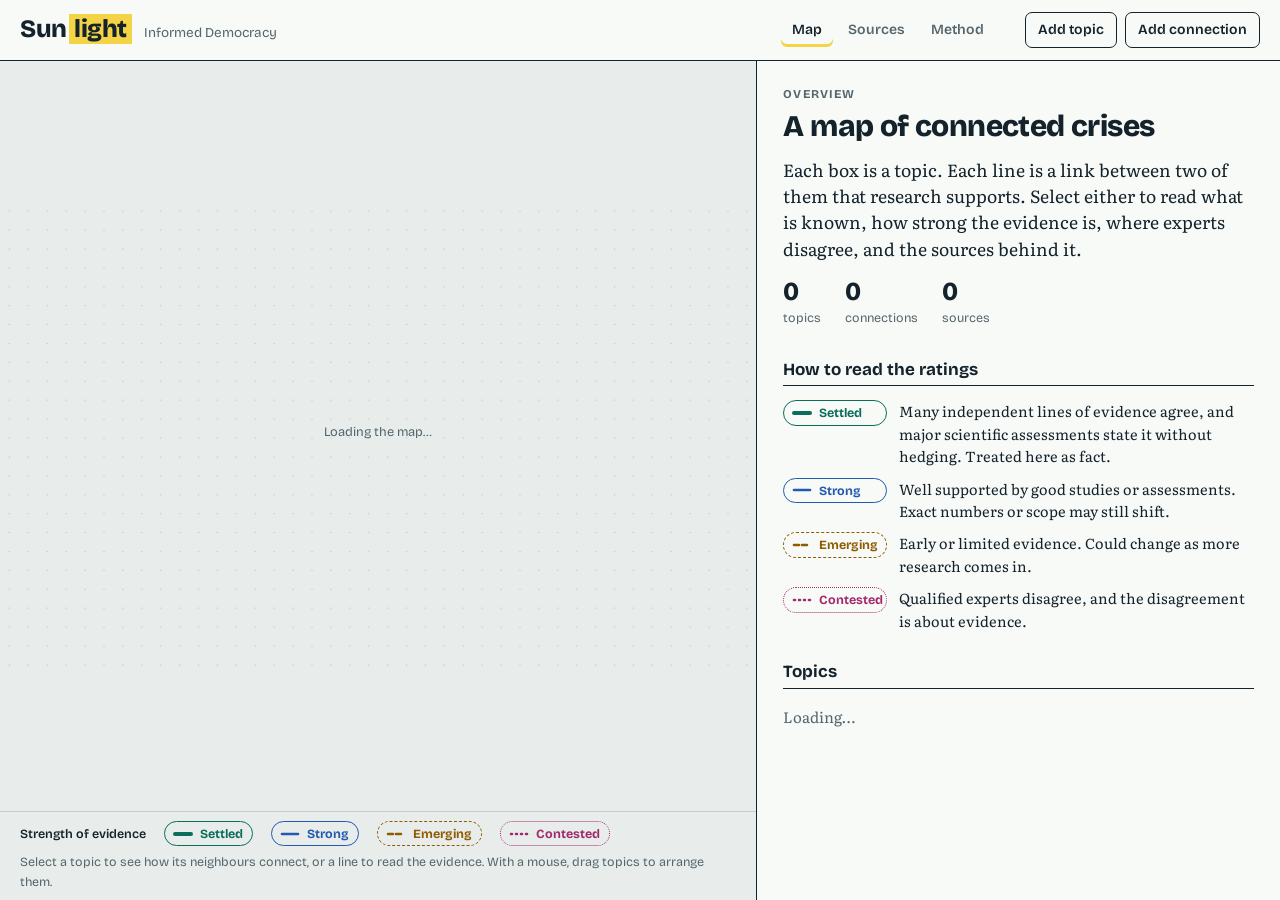
<file: prototype/index.html>
<!DOCTYPE html>
<html lang="en">
<head>
<meta charset="utf-8">
<meta name="viewport" content="width=device-width, initial-scale=1">
<title>Sunlight: Informed Democracy</title>
<link rel="preconnect" href="https://fonts.googleapis.com">
<link rel="preconnect" href="https://fonts.gstatic.com" crossorigin>
<link href="https://fonts.googleapis.com/css2?family=Bricolage+Grotesque:opsz,wght@12..96,400..800&family=Literata:ital,opsz,wght@0,7..72,400..700;1,7..72,400..700&display=swap" rel="stylesheet">
<style>
/* Layout idea: a survey map on the left, a reading panel on the right.
   Evidence strength is drawn the way a map legend draws certainty: solid, dashed, dotted lines.
   The one loud element is the highlighter-yellow mark on whatever is selected. */
:root{
  --paper:#E8EDEB; --surface:#F8FAF8; --ink:#14232B; --muted:#55666D; --line:#C3CECB;
  --mark:#F4D446; --mark-ink:#14232B; --accent:#1D4E89;
  --ev-settled:#0B6E5B; --ev-strong:#2459B0; --ev-emerging:#8F5B00; --ev-contested:#A12A6B;
  --danger:#B3261E;
  --display:"Bricolage Grotesque","Segoe UI",system-ui,sans-serif;
  --body:"Literata",Georgia,"Times New Roman",serif;
  color-scheme:light;
}
@media (prefers-color-scheme:dark){
  :root:not([data-theme="light"]){
    --paper:#0F171B; --surface:#162127; --ink:#E3EAE8; --muted:#94A4A9; --line:#2D3C43;
    --mark:#E9C83C; --mark-ink:#12191D; --accent:#8DB8F0;
    --ev-settled:#4CC3A9; --ev-strong:#86AEF4; --ev-emerging:#E0A93F; --ev-contested:#EE86BB;
    --danger:#F2867E; color-scheme:dark;
  }
}
:root[data-theme="dark"]{
  --paper:#0F171B; --surface:#162127; --ink:#E3EAE8; --muted:#94A4A9; --line:#2D3C43;
  --mark:#E9C83C; --mark-ink:#12191D; --accent:#8DB8F0;
  --ev-settled:#4CC3A9; --ev-strong:#86AEF4; --ev-emerging:#E0A93F; --ev-contested:#EE86BB;
  --danger:#F2867E; color-scheme:dark;
}
*{box-sizing:border-box}
html,body{height:100%;margin:0}
body{background:var(--paper);color:var(--ink);font-family:var(--body);font-size:16px;line-height:1.55;display:flex;flex-direction:column}
h1,h2,h3,h4{font-family:var(--display);margin:0;text-wrap:balance;line-height:1.15}
p{margin:0}
a{color:var(--accent)}
button,input,select,textarea{font:inherit;color:inherit}
:focus-visible{outline:3px solid var(--mark);outline-offset:2px}
.ui{font-family:var(--display)}

/* header */
.top{display:flex;flex-wrap:wrap;align-items:center;gap:10px 22px;padding:12px 20px;border-bottom:1.5px solid var(--ink);background:var(--surface)}
.brand{display:flex;align-items:baseline;gap:12px;flex-wrap:wrap}
.brand h1{font-size:25px;font-weight:800;letter-spacing:-.02em}
.brand h1 span{background:var(--mark);color:var(--mark-ink);padding:0 .22em;margin-left:.08em}
.brand p{font-family:var(--display);font-size:13.5px;color:var(--muted)}
.tabs{display:flex;gap:4px;margin-left:auto}
.tabs a{font-family:var(--display);font-size:14px;font-weight:600;text-decoration:none;color:var(--muted);padding:6px 11px;border-radius:6px}
.tabs a[aria-current="page"]{color:var(--ink);box-shadow:inset 0 -3px 0 var(--mark)}
.tabs a:hover{color:var(--ink)}
.acts{display:flex;gap:8px;align-items:center;flex-wrap:wrap}
.btn{font-family:var(--display);font-size:14px;font-weight:600;border:1.5px solid var(--ink);background:var(--surface);color:var(--ink);padding:6px 12px;border-radius:7px;cursor:pointer}
.btn:hover{background:var(--mark);color:var(--mark-ink);border-color:var(--mark-ink)}
.btn.primary{background:var(--ink);color:var(--surface)}
.btn.primary:hover{background:var(--mark);color:var(--mark-ink)}
.btn.quiet{border-color:var(--line);font-weight:500;font-size:13px;padding:3px 9px;color:var(--muted)}
.btn.quiet:hover{color:var(--mark-ink)}
.btn.danger{border-color:var(--danger);color:var(--danger)}
.btn.danger:hover{background:var(--danger);color:var(--surface);border-color:var(--danger)}
.status{font-family:var(--display);font-size:12.5px;color:var(--muted);min-width:0}
.status.bad{color:var(--danger)}
.notice{font-family:var(--display);font-size:13.5px;padding:7px 20px;background:var(--mark);color:var(--mark-ink);border-bottom:1.5px solid var(--ink)}
body.ro .edit{display:none !important}

/* map view */
main{flex:1;min-height:0}
.view{height:100%}
.view[hidden]{display:none}
#view-map{display:grid;grid-template-columns:minmax(0,1.3fr) minmax(350px,.9fr)}
.mapcol{display:flex;flex-direction:column;min-height:0;min-width:0}
.mapbox{flex:1;min-height:0;overflow:auto}
#map{display:block;width:100%;height:100%;min-width:660px;min-height:410px;touch-action:pan-x pan-y;user-select:none}
.legend{display:flex;flex-wrap:wrap;gap:6px 18px;align-items:center;padding:9px 20px;border-top:1px solid var(--line);font-family:var(--display);font-size:12.5px;color:var(--muted)}
.legend b{color:var(--ink);font-weight:600}
.legend span{display:inline-flex;align-items:center;gap:7px}
.legend .hint{margin-left:auto}
#panel{overflow:auto;border-left:1.5px solid var(--ink);background:var(--surface);padding:24px 26px 40px;min-width:0}

/* svg */
.grid-dot{fill:var(--line)}
.edge{fill:none;stroke-width:2.6;stroke-linecap:round}
.edge.settled{stroke:var(--ev-settled);stroke-width:4}
.edge.strong{stroke:var(--ev-strong)}
.edge.emerging{stroke:var(--ev-emerging);stroke-dasharray:9 7}
.edge.contested{stroke:var(--ev-contested);stroke-dasharray:1 7}
.edge-hit{stroke:transparent;stroke-width:22;cursor:pointer;fill:none}
.edge-g:focus-visible{outline:none}
.edge-g:focus-visible .edge,.edge-g.sel .edge{stroke-width:6}
.edge-label{font-family:var(--display);font-size:12.5px;font-weight:600;fill:var(--ink);text-anchor:middle;paint-order:stroke;stroke:var(--paper);stroke-width:5px;stroke-linejoin:round;pointer-events:none}
.edge-g.sel .edge-label{stroke:var(--mark);fill:var(--mark-ink)}
.node{cursor:pointer}
.node rect{fill:var(--surface);stroke:var(--ink);stroke-width:1.6}
.node:hover rect{stroke-width:2.6}
.node.sel rect{fill:var(--mark);stroke:var(--mark-ink);stroke-width:2.6}
.node:focus-visible{outline:none}
.node:focus-visible rect{stroke:var(--accent);stroke-width:4}
.node-title{font-family:var(--display);font-size:15.5px;font-weight:700;fill:var(--ink);text-anchor:middle;pointer-events:none}
.node-meta{font-family:var(--display);font-size:11px;fill:var(--muted);text-anchor:middle;pointer-events:none}
.node.sel .node-title,.node.sel .node-meta{fill:var(--mark-ink)}
.node-title.sm{font-size:13px}
.node-meta.why{fill:var(--accent);font-weight:700}
.dim{opacity:.28}
.node,.edge-g{transition:opacity .18s}
@media (prefers-reduced-motion:reduce){.node,.edge-g{transition:none}}
.empty-map{font-family:var(--display);font-size:17px;fill:var(--muted);text-anchor:middle}

/* reading panel */
.kicker{font-family:var(--display);font-size:12px;font-weight:700;letter-spacing:.09em;text-transform:uppercase;color:var(--muted)}
.ptitle{font-size:30px;font-weight:800;letter-spacing:-.02em;margin:6px 0 12px}
.lede{font-size:17.5px;line-height:1.5;max-width:60ch}
.meta{font-family:var(--display);font-size:12.5px;color:var(--muted);margin-top:10px;display:flex;gap:12px;flex-wrap:wrap;align-items:center}
.sec{margin-top:30px}
.sec-h{display:flex;align-items:center;justify-content:space-between;gap:10px;border-bottom:1.5px solid var(--ink);padding-bottom:6px;margin-bottom:4px}
.sec-h h3{font-size:17px;font-weight:700}
.item{padding:16px 0 15px;border-bottom:1px solid var(--line)}
.item-top{display:flex;gap:10px;align-items:center;justify-content:space-between;margin-bottom:7px}
.claim{font-size:17px;line-height:1.45;max-width:62ch}
.why{font-size:14.5px;color:var(--muted);margin-top:7px;max-width:64ch}
.why b{font-family:var(--display);font-weight:600;color:var(--ink);font-size:12.5px;letter-spacing:.02em}
.ev{display:inline-flex;align-items:center;gap:7px;font-family:var(--display);font-size:12.5px;font-weight:700;padding:2px 9px 2px 8px;border-radius:999px;border:1.6px solid currentColor;white-space:nowrap}
.ev svg{flex:none}
.ev.settled{color:var(--ev-settled)} .ev.strong{color:var(--ev-strong)}
.ev.emerging{color:var(--ev-emerging);border-style:dashed} .ev.contested{color:var(--ev-contested);border-style:dotted}
.flag{font-family:var(--display);font-size:12px;font-weight:700;color:var(--danger);border:1.5px dashed var(--danger);border-radius:5px;padding:1px 7px}
.refs{list-style:none;margin:10px 0 0;padding:0;display:grid;gap:5px;font-size:13.5px;line-height:1.4;color:var(--muted);max-width:66ch}
.refs li{padding-left:14px;text-indent:-14px;overflow-wrap:anywhere}
.refs i{font-style:italic}
.tag{font-family:var(--display);font-size:11px;font-weight:600;border:1px solid var(--line);border-radius:4px;padding:0 5px;white-space:nowrap;color:var(--muted);text-indent:0;display:inline-block}
.tag.free{color:var(--ev-settled);border-color:currentColor}
.debate-q{font-size:19px;font-weight:700;font-family:var(--display);max-width:40ch}
.agreed{font-size:15px;margin-top:8px;padding:9px 12px;border-left:4px solid var(--ev-settled);background:var(--paper);max-width:64ch}
.agreed b{font-family:var(--display);font-size:12.5px;font-weight:700;display:block;color:var(--ev-settled)}
.positions{display:grid;gap:12px;margin-top:12px}
.pos{border:1px dotted var(--ev-contested);border-left:4px dotted var(--ev-contested);padding:10px 12px;border-radius:0 6px 6px 0}
.pos h4{font-size:14.5px;font-weight:700;display:flex;justify-content:space-between;gap:8px;align-items:flex-start}
.pos p{font-size:15px;margin-top:5px;max-width:62ch}
.conn{display:flex;gap:10px;align-items:center;justify-content:space-between;width:100%;text-align:left;background:none;border:0;border-bottom:1px solid var(--line);padding:11px 2px;cursor:pointer}
.conn:hover{background:var(--paper)}
.conn span{display:block}
.conn .to{font-family:var(--display);font-weight:700;font-size:15.5px}
.conn .lbl{font-size:14px;color:var(--muted)}
.none{color:var(--muted);font-size:15px;padding:12px 0}
.scale{display:grid;gap:10px;margin-top:10px}
.scale div{display:grid;grid-template-columns:104px 1fr;gap:12px;align-items:start;font-size:14.5px}
.stats{display:flex;gap:24px;flex-wrap:wrap;margin-top:18px;font-family:var(--display)}
.stats b{display:block;font-size:26px;font-weight:800;line-height:1;font-variant-numeric:tabular-nums}
.stats span{font-size:12.5px;color:var(--muted)}
.back{background:none;border:0;padding:0;font-family:var(--display);font-size:13px;font-weight:600;color:var(--accent);cursor:pointer;margin-bottom:10px}
.pair{font-family:var(--display);font-size:13.5px;color:var(--muted);display:flex;gap:6px;flex-wrap:wrap;align-items:center}
.pair button{background:none;border:0;border-bottom:2px solid var(--mark);padding:0;font:inherit;font-weight:700;color:var(--ink);cursor:pointer}

/* pages */
.page{height:100%;overflow:auto;padding:30px 20px 60px}
.col{max-width:820px;margin:0 auto}
.page h2{font-size:30px;font-weight:800;letter-spacing:-.02em}
.page .intro{font-size:17px;max-width:62ch;margin-top:10px}
.bar{display:flex;justify-content:space-between;align-items:flex-end;gap:14px;flex-wrap:wrap}
.src{padding:15px 0;border-bottom:1px solid var(--line);display:grid;grid-template-columns:1fr auto;gap:6px 14px;align-items:start}
.src .cite{font-size:15.5px;max-width:66ch;overflow-wrap:anywhere}
.src .sm{font-family:var(--display);font-size:12.5px;color:var(--muted);display:flex;gap:8px;flex-wrap:wrap;align-items:center;margin-top:6px}
.principles{margin:14px 0 0;padding:0;list-style:none;counter-reset:p;display:grid;gap:14px}
.principles li{counter-increment:p;display:grid;grid-template-columns:34px 1fr;font-size:16.5px;max-width:66ch}
.principles li::before{content:counter(p);font-family:var(--display);font-weight:800;font-size:22px;line-height:1.1}
.principles b{font-family:var(--display)}
.backup{display:flex;gap:10px;flex-wrap:wrap;margin-top:14px;align-items:center}
.msg{font-family:var(--display);font-size:13.5px;color:var(--muted);margin-top:10px}

/* dialog */
dialog{border:1.5px solid var(--ink);border-radius:10px;background:var(--surface);color:var(--ink);padding:0;width:min(620px,calc(100vw - 24px));max-height:calc(100vh - 32px)}
dialog::backdrop{background:rgba(10,18,22,.55)}
dialog form{display:flex;flex-direction:column;max-height:calc(100vh - 36px)}
.dh{padding:16px 20px 12px;border-bottom:1px solid var(--line)}
.dh h2{font-size:20px;font-weight:800}
.db{padding:16px 20px;overflow:auto;display:grid;gap:14px}
.df{padding:12px 20px;border-top:1px solid var(--line);display:flex;gap:8px;justify-content:flex-end;align-items:center;flex-wrap:wrap}
.df .sp{margin-right:auto}
.fld{display:grid;gap:4px}
.fld label,.fld .lab{font-family:var(--display);font-size:13.5px;font-weight:700}
.fld small{font-family:var(--display);font-size:12.5px;color:var(--muted)}
.fld input[type=text],.fld input[type=url],.fld textarea,.fld select{width:100%;border:1.5px solid var(--line);border-radius:6px;background:var(--paper);padding:7px 9px;font-family:var(--body);font-size:15.5px}
.fld textarea{min-height:84px;resize:vertical}
.fld input:focus,.fld textarea:focus,.fld select:focus{border-color:var(--ink)}
.chk{display:flex;gap:8px;align-items:flex-start;font-size:14.5px}
.chk input{margin-top:5px}
.pick{border:1.5px solid var(--line);border-radius:6px;max-height:170px;overflow:auto;padding:6px 9px;display:grid;gap:3px;background:var(--paper)}
.pick .chk{font-size:14px}
.qa{border:1px dashed var(--line);border-radius:6px;padding:8px 10px}
.qa summary{font-family:var(--display);font-size:13.5px;font-weight:600;cursor:pointer;color:var(--accent)}
.qa .g{display:grid;gap:8px;margin-top:10px}
.err{font-family:var(--display);font-size:13.5px;color:var(--danger)}

@media (max-width:880px){
  html,body{height:auto}
  body{display:block}
  .tabs{margin-left:0}
  #view-map{display:block}
  .view{height:auto}
  .mapbox{height:430px}
  #panel{border-left:0;border-top:1.5px solid var(--ink);padding:22px 18px 40px}
  .page{height:auto;overflow:visible;padding:24px 16px 50px}
  .legend{padding:9px 16px}
  .legend .hint{margin-left:0}
  .top{padding:12px 16px}
  .scale div{grid-template-columns:1fr}
}
</style>
</head>
<body>
<header class="top">
  <div class="brand">
    <h1>Sun<span>light</span></h1>
    <p>Informed Democracy</p>
  </div>
  <nav class="tabs" aria-label="Views">
    <a href="#map" data-tab="map">Map</a>
    <a href="#sources" data-tab="sources">Sources</a>
    <a href="#about" data-tab="about">Method</a>
  </nav>
  <div class="acts">
    <span class="status" id="status" role="status"></span>
    <button class="btn edit" id="add-topic" type="button">Add topic</button>
    <button class="btn edit" id="add-link" type="button">Add connection</button>
  </div>
</header>
<div class="notice" id="notice" hidden></div>

<main>
  <section class="view" id="view-map">
    <div class="mapcol">
      <div class="mapbox">
        <svg id="map" viewBox="0 0 1000 620" preserveAspectRatio="xMidYMid meet" role="group" aria-label="Map of topics and the connections between them">
          <defs>
            <pattern id="dots" width="25" height="25" patternUnits="userSpaceOnUse"><circle class="grid-dot" cx="12.5" cy="12.5" r="1.1"/></pattern>
          </defs>
          <rect width="1000" height="620" fill="url(#dots)"/>
          <g id="map-body"></g>
        </svg>
      </div>
      <div class="legend" id="legend"></div>
    </div>
    <aside id="panel" aria-live="polite"></aside>
  </section>
  <section class="view" id="view-sources" hidden><div class="page"><div class="col" id="sources-body"></div></div></section>
  <section class="view" id="view-about" hidden><div class="page"><div class="col" id="about-body"></div></div></section>
</main>

<dialog id="dlg" aria-labelledby="dlg-title"><form id="dlg-form" novalidate></form></dialog>
<input type="file" id="import-file" accept=".json,application/json" hidden>

<script>
(function(){
"use strict";
var W=1000,H=620,NW=188,NH=66;
var EV={
  settled:{label:"Settled",desc:"Many independent lines of evidence agree, and major scientific assessments state it without hedging. Treated here as fact."},
  strong:{label:"Strong",desc:"Well supported by good studies or assessments. Exact numbers or scope may still shift."},
  emerging:{label:"Emerging",desc:"Early or limited evidence. Could change as more research comes in."},
  contested:{label:"Contested",desc:"Qualified experts disagree, and the disagreement is about evidence."}
};
var EV_ORDER=["settled","strong","emerging","contested"];
var KINDS={article:"Peer-reviewed article",assessment:"Scientific assessment",report:"Institutional report",book:"Book",data:"Dataset",other:"Other"};
var KEYS=["topics","links","sources"];

var S={topics:new Map(),links:new Map(),sources:new Map(),view:"map",sel:null,canWrite:null,loaded:false};
var store={db:null,dl:null,mode:"loading",chains:{},pending:0};
var drag=null,renderQueued=false;

/* ---------- helpers ---------- */
function $(id){return document.getElementById(id)}
function esc(s){return String(s==null?"":s).replace(/[&<>"']/g,function(c){return{"&":"&amp;","<":"&lt;",">":"&gt;",'"':"&quot;","'":"&#39;"}[c]})}
function clone(o){return JSON.parse(JSON.stringify(o))}
function rid(p){return p+Math.random().toString(36).slice(2,9)}
function today(){return new Date().toISOString().slice(0,10)}
function safeUrl(u){u=String(u||"").trim();if(/^10\.\d{4,}\//.test(u))u="https://doi.org/"+u;return /^https?:\/\//i.test(u)?u:""}
function niceDate(d){var t=new Date(d+"T00:00:00");return isNaN(t)?"":t.toLocaleDateString(undefined,{day:"numeric",month:"short",year:"numeric"})}
function slug(t){return String(t).toLowerCase().normalize("NFKD").replace(/[^a-z0-9]+/g,"-").replace(/^-+|-+$/g,"").slice(0,40)||"topic"}
function evGlyph(k){
  var d=k==="emerging"?' stroke-dasharray="5 3"':k==="contested"?' stroke-dasharray="1 4"':"";
  return '<svg width="20" height="6" viewBox="0 0 20 6" aria-hidden="true"><line x1="2" y1="3" x2="18" y2="3" stroke="currentColor" stroke-linecap="round" stroke-width="'+(k==="settled"?4:2.6)+'"'+d+'/></svg>';
}
function evPill(k){if(!EV[k])k="emerging";return '<span class="ev '+k+'">'+evGlyph(k)+EV[k].label+'</span>'}
function topicLinks(id){var out=[];S.links.forEach(function(l,lid){if(l.a===id||l.b===id)out.push([lid,l])});return out}
function sortedTopics(){return Array.from(S.topics.entries()).sort(function(a,b){return a[1].title.localeCompare(b[1].title)})}
function sourceUses(){
  var m=new Map();function add(ids,where){(ids||[]).forEach(function(i){if(!m.has(i))m.set(i,[]);m.get(i).push(where)})}
  S.topics.forEach(function(t){(t.claims||[]).forEach(function(c){add(c.sources,t.title)});(t.debates||[]).forEach(function(d){(d.positions||[]).forEach(function(p){add(p.sources,t.title)})})});
  S.links.forEach(function(l){var a=S.topics.get(l.a),b=S.topics.get(l.b);add(l.sources,(a?a.title:"?")+" and "+(b?b.title:"?"))});
  return m;
}
function gaps(){var n=0;S.topics.forEach(function(t){(t.claims||[]).forEach(function(c){if(!(c.sources||[]).length)n++})});S.links.forEach(function(l){if(!(l.sources||[]).length)n++});return n}

/* ---------- storage ---------- */
function setStatus(t,bad){var el=$("status");el.textContent=t||"";el.classList.toggle("bad",!!bad)}
function setNotice(t){var el=$("notice");el.hidden=!t;el.textContent=t||""}
function chain(key,fn){
  store.pending++;setStatus("Saving…");
  var p=(store.chains[key]||Promise.resolve()).then(fn).then(function(){
    store.pending--;if(!store.pending)setStatus("All changes saved");
  },function(e){
    store.pending--;
    if(e&&e.code==="invalid_argument"&&S.canWrite!==true){S.canWrite=false;applyAccess();setStatus("You have view-only access, so that change was not saved.",true)}
    else if(e&&e.code==="quota_exceeded")setStatus("Storage is full. Delete something, then try again.",true);
    else setStatus("That change could not be saved. Check your connection and try again.",true);
  });
  store.chains[key]=p;return p;
}
function saveLocal(){try{localStorage.setItem("crisisweb.v1",JSON.stringify(exportData()));setStatus("Saved in this browser")}catch(e){setStatus("This browser would not save the change.",true)}}
function put(kind,id,data){
  S[kind].set(id,data);render();
  if(store.mode==="cloud")chain(kind+"/"+id,function(){return store.db.collection(kind).doc(id).set(clone(data))});
  else saveLocal();
}
function del(kind,id){
  S[kind].delete(id);render();
  if(store.mode==="cloud")chain(kind+"/"+id,function(){return store.db.collection(kind).doc(id).delete()});
  else saveLocal();
}
function exportData(){
  var out={format:"crisis-web",version:1,exported:new Date().toISOString()};
  KEYS.forEach(function(k){out[k]={};S[k].forEach(function(v,id){out[k][id]=v})});
  return out;
}
function waitForClaude(){
  return new Promise(function(res){
    var n=0;(function tick(){if(window.claude&&typeof window.claude.use==="function")return res(window.claude);if(++n>15)return res(null);setTimeout(tick,100)})();
  });
}
function startLocal(why){
  store.mode="local";
  try{var raw=localStorage.getItem("crisisweb.v1");if(raw){var d=JSON.parse(raw);KEYS.forEach(function(k){S[k]=new Map(Object.entries(d[k]||{}))})}}catch(e){}
  S.loaded=true;if(S.canWrite===null)S.canWrite=true;
  setNotice(why);applyAccess();route();
}
function init(){
  route();
  waitForClaude().then(function(c){
    if(!c)return startLocal("Saved data could not be reached from this view. Anything you add here stays in this browser only.");
    return Promise.all([c.use("db"),c.use("user"),c.use("downloads")]).then(function(r){
      var db=r[0],user=r[1];store.dl=r[2];
      var access=user&&user.can?user.can("data.write"):Promise.resolve(null);
      return access.then(function(can){
        S.canWrite=can;applyAccess();
        if(!db)return startLocal("Sign in to Claude to load the saved map. Anything you add now stays in this browser only.");
        store.db=db;store.mode="cloud";
        var got={},timer=setTimeout(function(){if(!S.loaded){S.loaded=true;setNotice("The saved map can't be reached yet. It will appear here when the connection returns.");render()}},10000);
        KEYS.forEach(function(k){
          db.collection(k).onSnapshot(function(snap){
            var m=new Map();snap.docs.forEach(function(d){if(d.exists)m.set(d.id,clone(d.data()))});
            S[k]=m;got[k]=true;
            if(got.topics&&got.links&&got.sources){S.loaded=true;if(!snap.metadata.fromCache){clearTimeout(timer);setNotice("")}}
            if(drag)renderQueued=true;else route();
          },function(){
            clearTimeout(timer);S.loaded=true;setNotice("The saved map stopped responding. Reload the page to reconnect.");render();
          });
        });
      });
    });
  }).catch(function(){startLocal("Saved data could not be reached from this view. Anything you add here stays in this browser only.")});
}
function applyAccess(){document.body.classList.toggle("ro",S.canWrite===false)}

/* ---------- routing ---------- */
function route(){
  var h=location.hash.replace(/^#/,"");
  if(h==="sources"||h==="about"){S.view=h}
  else{
    S.view="map";
    if(h.indexOf("t-")===0&&S.topics.has(h.slice(2)))S.sel={type:"topic",id:h.slice(2)};
    else if(h.indexOf("c-")===0&&S.links.has(h.slice(2)))S.sel={type:"link",id:h.slice(2)};
    else if(h===""||h==="map"||S.loaded)S.sel=null;
  }
  render();
}
function go(hash){if(location.hash===hash)route();else location.hash=hash}
function select(type,id){go(type?"#"+(type==="topic"?"t-":"c-")+id:"#map")}
window.addEventListener("hashchange",function(){route();if(S.view==="map")$("panel").scrollTop=0});

/* ---------- map ---------- */
function wrap(t,max){
  var w=String(t).split(/\s+/),lines=[],cur="";
  w.forEach(function(x){if(cur&&(cur+" "+x).length>max){lines.push(cur);cur=x}else cur=cur?cur+" "+x:x});
  if(cur)lines.push(cur);
  if(lines.length>3){lines[2]=lines.slice(2).join(" ");lines.length=3;if(lines[2].length>max+2)lines[2]=lines[2].slice(0,max+1)+"…"}
  return lines;
}
function pos(t,i,n){
  if(typeof t.x==="number"&&typeof t.y==="number")return{x:t.x,y:t.y};
  var a=(i/Math.max(n,1))*Math.PI*2-Math.PI/2;return{x:W/2+Math.cos(a)*330,y:H/2+Math.sin(a)*210};
}
function freeSpot(){
  var best={x:W/2,y:H/2},bestD=-1,pts=[];
  S.topics.forEach(function(t){if(typeof t.x==="number")pts.push(t)});
  for(var x=120;x<=880;x+=95)for(var y=70;y<=550;y+=80){
    var d=Infinity;pts.forEach(function(p){d=Math.min(d,Math.hypot((p.x-x)/1.6,p.y-y))});
    if(d>bestD){bestD=d;best={x:x,y:y}}
  }
  return best;
}
function renderMap(){
  var body=$("map-body"),html="",sel=S.sel,near=null,why={};
  var entries=Array.from(S.topics.entries()),P={};
  entries.forEach(function(e,i){P[e[0]]=pos(e[1],i,entries.length)});
  if(sel&&sel.type==="topic"){near=new Set([sel.id]);topicLinks(sel.id).forEach(function(x){
    near.add(x[1].a);near.add(x[1].b);
    var o=x[1].a===sel.id?x[1].b:x[1].a,lb=x[1].label||"";if(lb.length>31)lb=lb.slice(0,30)+"…";
    if(lb)why[o]=why[o]?"Several connections":lb;
  })}
  if(sel&&sel.type==="link"){var L=S.links.get(sel.id);near=new Set(L?[L.a,L.b]:[])}
  S.links.forEach(function(l,id){
    var a=P[l.a],b=P[l.b];if(!a||!b)return;
    var isSel=sel&&sel.type==="link"&&sel.id===id;
    var on=!sel||isSel||(sel.type==="topic"&&(l.a===sel.id||l.b===sel.id));
    var k=EV[l.strength]?l.strength:"emerging";
    var ta=S.topics.get(l.a).title,tb=S.topics.get(l.b).title;
    html+='<g class="edge-g'+(isSel?" sel":"")+(on?"":" dim")+'" data-link="'+esc(id)+'" tabindex="0" role="button" aria-label="Connection between '+esc(ta)+' and '+esc(tb)+': '+esc(l.label||"")+'. Evidence: '+EV[k].label+'">'
      +'<line class="edge '+k+'" x1="'+a.x+'" y1="'+a.y+'" x2="'+b.x+'" y2="'+b.y+'"/>'
      +'<line class="edge-hit" x1="'+a.x+'" y1="'+a.y+'" x2="'+b.x+'" y2="'+b.y+'"/>'
      +(l.label&&S.links.size<=8?'<text class="edge-label" x="'+(a.x+b.x)/2+'" y="'+((a.y+b.y)/2+4)+'">'+esc(l.label)+'</text>':"")+'</g>';
  });
  entries.forEach(function(e){
    var id=e[0],t=e[1],p=P[id],lines=wrap(t.title,20),n3=lines.length===3;
    var isSel=sel&&sel.type==="topic"&&sel.id===id,on=!near||near.has(id);
    var nc=(t.claims||[]).length,nd=(t.debates||[]).length;
    var meta=nc+(nc===1?" finding":" findings")+(nd?" · "+nd+(nd===1?" debate":" debates"):"");
    var ty=n3?-17:lines.length===2?-12:-3,step=n3?15:18;
    html+='<g class="node'+(isSel?" sel":"")+(on?"":" dim")+'" data-node="'+esc(id)+'" transform="translate('+p.x+','+p.y+')" tabindex="0" role="button" aria-label="'+esc(t.title)+', '+esc(meta)+'">'
      +'<rect x="'+(-NW/2)+'" y="'+(-NH/2)+'" width="'+NW+'" height="'+NH+'" rx="9"/>'
      +lines.map(function(ln,i){return '<text class="node-title'+(n3?" sm":"")+'" y="'+(ty+i*step)+'">'+esc(ln)+'</text>'}).join("")
      +'<text class="node-meta'+(why[id]?" why":"")+'" y="'+(n3?28:lines.length===2?24:18)+'">'+esc(why[id]||meta)+'</text></g>';
  });
  if(!entries.length)html='<text class="empty-map" x="500" y="310">'+(S.loaded?"No topics yet. Use Add topic to start the map.":"Loading the map…")+'</text>';
  body.innerHTML=html;
}
function svgPoint(e){var svg=$("map"),pt=svg.createSVGPoint();pt.x=e.clientX;pt.y=e.clientY;return pt.matrixTransform(svg.getScreenCTM().inverse())}
function bindMap(){
  var svg=$("map");
  svg.addEventListener("pointerdown",function(e){
    var n=e.target.closest("[data-node]"),l=e.target.closest("[data-link]");
    drag={node:n?n.getAttribute("data-node"):null,link:l?l.getAttribute("data-link"):null,sx:e.clientX,sy:e.clientY,moved:false};
    if(drag.node){var t=S.topics.get(drag.node),p=svgPoint(e),cur=pos(t,0,1);
      if(typeof t.x!=="number"){var ents=Array.from(S.topics.keys());cur=pos(t,ents.indexOf(drag.node),ents.length)}
      drag.ox=cur.x-p.x;drag.oy=cur.y-p.y;try{svg.setPointerCapture(e.pointerId)}catch(_){}}
  });
  svg.addEventListener("pointermove",function(e){
    if(!drag||!drag.node||S.canWrite===false||e.pointerType==="touch")return;
    if(!drag.moved&&Math.hypot(e.clientX-drag.sx,e.clientY-drag.sy)<5)return;
    drag.moved=true;var p=svgPoint(e),t=S.topics.get(drag.node);if(!t)return;
    t.x=Math.round(Math.max(NW/2+6,Math.min(W-NW/2-6,p.x+drag.ox)));
    t.y=Math.round(Math.max(NH/2+6,Math.min(H-NH/2-6,p.y+drag.oy)));
    renderMap();
  });
  function end(){
    if(!drag)return;var d=drag;drag=null;
    if(d.moved){var t=S.topics.get(d.node);if(t)put("topics",d.node,t)}
    else if(d.node)select("topic",d.node);
    else if(d.link)select("link",d.link);
    else if(S.sel)select(null);
    if(renderQueued){renderQueued=false;route()}
  }
  svg.addEventListener("pointerup",end);
  svg.addEventListener("pointercancel",function(){drag=null});
  svg.addEventListener("keydown",function(e){
    if(e.key!=="Enter"&&e.key!==" ")return;
    var n=e.target.closest("[data-node]"),l=e.target.closest("[data-link]");
    if(n){e.preventDefault();select("topic",n.getAttribute("data-node"))}
    else if(l){e.preventDefault();select("link",l.getAttribute("data-link"))}
  });
}
function renderLegend(){
  $("legend").innerHTML='<b>Strength of evidence</b>'+EV_ORDER.map(function(k){return '<span class="ev '+k+'" title="'+esc(EV[k].desc)+'">'+evGlyph(k)+EV[k].label+'</span>'}).join("")
    +'<span class="hint">Select a topic to see how its neighbours connect, or a line to read the evidence.'+(S.canWrite===false?"":" With a mouse, drag topics to arrange them.")+'</span>';
}

/* ---------- references ---------- */
function refHtml(id){
  var s=S.sources.get(id);if(!s)return '<li><span class="flag">Missing source</span></li>';
  var u=safeUrl(s.url);
  return '<li>'+esc(s.authors)+(s.year?" ("+esc(s.year)+"). ":". ")+'<i>'+esc(s.title)+'</i>. '+(s.venue?esc(s.venue)+". ":"")
    +(u?'<a href="'+esc(u)+'" target="_blank" rel="noopener">View source</a> ':"")
    +(s.open?'<span class="tag free">Free to read</span>':"")+'</li>';
}
function refsHtml(ids){
  if(!(ids||[]).length)return '<p style="margin-top:9px"><span class="flag">Needs a source</span></p>';
  return '<ul class="refs" aria-label="Sources">'+ids.map(refHtml).join("")+'</ul>';
}
function editBtn(act,label,extra){return '<button type="button" class="btn quiet edit" data-act="'+act+'"'+(extra||"")+'>'+(label||"Edit")+'</button>'}

/* ---------- panel ---------- */
function renderPanel(){
  var el=$("panel"),sel=S.sel,h="";
  if(sel&&sel.type==="topic"&&S.topics.has(sel.id)){
    var t=S.topics.get(sel.id),id=sel.id;
    var claims=(t.claims||[]).slice().sort(function(a,b){return EV_ORDER.indexOf(a.strength)-EV_ORDER.indexOf(b.strength)});
    h+='<button class="back" type="button" data-act="home">← Overview</button><p class="kicker">Topic</p><h2 class="ptitle">'+esc(t.title)+'</h2>'
      +'<p class="lede">'+esc(t.summary||"")+'</p>'
      +'<div class="meta">'+(t.updated?'<span>Updated '+esc(niceDate(t.updated))+'</span>':"")+editBtn("edit-topic","Edit topic")+'</div>';
    h+='<div class="sec"><div class="sec-h"><h3>What the evidence shows</h3>'+editBtn("add-claim","Add finding")+'</div>';
    if(!claims.length)h+='<p class="none">No findings yet.</p>';
    claims.forEach(function(c){
      h+='<div class="item"><div class="item-top">'+evPill(c.strength)+editBtn("edit-claim","Edit",' data-id="'+esc(c.id)+'"')+'</div>'
        +'<p class="claim">'+esc(c.text)+'</p>'
        +(c.note?'<p class="why"><b>Why this rating</b> '+esc(c.note)+'</p>':"")+refsHtml(c.sources)+'</div>';
    });
    h+='</div><div class="sec"><div class="sec-h"><h3>Open debates</h3>'+editBtn("add-debate","Add debate")+'</div>';
    if(!(t.debates||[]).length)h+='<p class="none">No debates recorded for this topic yet.</p>';
    (t.debates||[]).forEach(function(d){
      h+='<div class="item"><div class="item-top"><h4 class="debate-q">'+esc(d.question)+'</h4>'+editBtn("edit-debate","Edit",' data-id="'+esc(d.id)+'"')+'</div>'
        +(d.agreed?'<p class="agreed"><b>Not in dispute</b>'+esc(d.agreed)+'</p>':"")+'<div class="positions">';
      (d.positions||[]).forEach(function(p){
        h+='<div class="pos"><h4><span>'+esc(p.label)+'</span>'+editBtn("edit-pos","Edit",' data-id="'+esc(d.id)+'" data-pid="'+esc(p.id)+'"')+'</h4><p>'+esc(p.text||"")+'</p>'+refsHtml(p.sources)+'</div>';
      });
      h+='</div><p style="margin-top:10px">'+editBtn("add-pos","Add a position",' data-id="'+esc(d.id)+'"')+'</p></div>';
    });
    var ls=topicLinks(id);
    h+='</div><div class="sec"><div class="sec-h"><h3>Connected to</h3>'+editBtn("add-link-here","Add connection")+'</div>';
    if(!ls.length)h+='<p class="none">Not connected to anything yet.</p>';
    ls.forEach(function(x){
      var o=S.topics.get(x[1].a===id?x[1].b:x[1].a);
      h+='<button type="button" class="conn" data-act="open-link" data-id="'+esc(x[0])+'"><span><span class="to">'+esc(o?o.title:"?")+'</span><span class="lbl">'+esc(x[1].label||"")+'</span></span>'+evPill(x[1].strength)+'</button>';
    });
    h+='</div>';
  } else if(sel&&sel.type==="link"&&S.links.has(sel.id)){
    var l=S.links.get(sel.id),a=S.topics.get(l.a),b=S.topics.get(l.b);
    h+='<button class="back" type="button" data-act="home">← Overview</button><p class="kicker">Connection</p>'
      +'<h2 class="ptitle">'+esc(l.label||"Connection")+'</h2>'
      +'<p class="pair">Between <button type="button" data-act="open-topic" data-id="'+esc(l.a)+'">'+esc(a?a.title:"?")+'</button> and <button type="button" data-act="open-topic" data-id="'+esc(l.b)+'">'+esc(b?b.title:"?")+'</button></p>'
      +'<div class="item" style="border-bottom:0"><div class="item-top">'+evPill(l.strength)+editBtn("edit-link","Edit connection")+'</div>'
      +'<p class="lede">'+esc(l.text||"")+'</p>'+refsHtml(l.sources)+'</div>';
  } else {
    var g=gaps();
    h+='<p class="kicker">Overview</p><h2 class="ptitle">A map of connected crises</h2>'
      +'<p class="lede">Each box is a topic. Each line is a link between two of them that research supports. Select either to read what is known, how strong the evidence is, where experts disagree, and the sources behind it.</p>'
      +'<div class="stats"><div><b>'+S.topics.size+'</b><span>topics</span></div><div><b>'+S.links.size+'</b><span>connections</span></div><div><b>'+S.sources.size+'</b><span>sources</span></div>'
      +(g?'<div><b style="color:var(--danger)">'+g+'</b><span>need a source</span></div>':"")+'</div>'
      +'<div class="sec"><div class="sec-h"><h3>How to read the ratings</h3></div><div class="scale" style="margin-top:14px">'
      +EV_ORDER.map(function(k){return '<div>'+evPill(k)+'<span>'+EV[k].desc+'</span></div>'}).join("")+'</div></div>'
      +'<div class="sec"><div class="sec-h"><h3>Topics</h3></div>';
    if(!S.topics.size)h+='<p class="none">'+(S.loaded?"Nothing here yet.":"Loading…")+'</p>';
    sortedTopics().forEach(function(e){
      h+='<button type="button" class="conn" data-act="open-topic" data-id="'+esc(e[0])+'"><span><span class="to">'+esc(e[1].title)+'</span><span class="lbl">'+(e[1].claims||[]).length+' findings, '+(e[1].debates||[]).length+' debates, '+topicLinks(e[0]).length+' connections</span></span></button>';
    });
    h+='</div>';
  }
  el.innerHTML=h;
}
$("panel").addEventListener("click",function(e){
  var b=e.target.closest("[data-act]");if(!b)return;
  var act=b.getAttribute("data-act"),id=b.getAttribute("data-id"),pid=b.getAttribute("data-pid"),tid=S.sel&&S.sel.id;
  if(act==="home")select(null);
  else if(act==="open-topic")select("topic",id);
  else if(act==="open-link")select("link",id);
  else if(act==="edit-topic")formTopic(tid);
  else if(act==="add-claim")formClaim(tid,null);
  else if(act==="edit-claim")formClaim(tid,id);
  else if(act==="add-debate")formDebate(tid,null);
  else if(act==="edit-debate")formDebate(tid,id);
  else if(act==="add-pos")formPosition(tid,id,null);
  else if(act==="edit-pos")formPosition(tid,id,pid);
  else if(act==="add-link-here")formLink(null,tid);
  else if(act==="edit-link")formLink(tid);
});

/* ---------- sources + method pages ---------- */
function renderSources(){
  var uses=sourceUses(),list=Array.from(S.sources.entries()).sort(function(a,b){return String(a[1].authors).localeCompare(String(b[1].authors))||String(a[1].year).localeCompare(String(b[1].year))});
  var h='<div class="bar"><div><p class="kicker">Bibliography</p><h2>Sources</h2></div><button type="button" class="btn primary edit" data-act="add-source">Add source</button></div>'
    +'<p class="intro">Every finding, debate position and connection on the map points to one or more of these. '+list.length+' in total.</p><div style="margin-top:18px;border-top:1.5px solid var(--ink)">';
  if(!list.length)h+='<p class="none">'+(S.loaded?"No sources yet.":"Loading…")+'</p>';
  list.forEach(function(e){
    var s=e[1],u=safeUrl(s.url),us=uses.get(e[0])||[],where=Array.from(new Set(us));
    h+='<div class="src"><div><p class="cite">'+esc(s.authors)+(s.year?" ("+esc(s.year)+"). ":". ")+'<i>'+esc(s.title)+'</i>. '+(s.venue?esc(s.venue)+".":"")+'</p>'
      +'<div class="sm"><span class="tag">'+esc(KINDS[s.kind]||KINDS.other)+'</span>'+(s.open?'<span class="tag free">Free to read</span>':"")
      +(u?'<a href="'+esc(u)+'" target="_blank" rel="noopener">View source</a>':"")
      +(us.length?'<span>Used in: '+esc(where.join("; "))+'</span>':'<span class="flag">Not used yet</span>')+'</div>'
      +(s.note?'<p class="why">'+esc(s.note)+'</p>':"")+'</div>'+editBtn("edit-source","Edit",' data-id="'+esc(e[0])+'"')+'</div>';
  });
  $("sources-body").innerHTML=h+'</div>';
}
$("sources-body").addEventListener("click",function(e){
  var b=e.target.closest("[data-act]");if(!b)return;
  formSource(b.getAttribute("data-act")==="add-source"?null:b.getAttribute("data-id"));
});
function renderAbout(){
  var h='<p class="kicker">Method</p><h2>How this map is made</h2>'
    +'<p class="intro">Sunlight is for people who do not have the time, or the journal access, to read the research themselves. It sets out what is known about the major crises of our time and how they feed one another.</p>'
    +'<ol class="principles" style="margin-top:22px">'
    +'<li><span><b>Follow the evidence.</b> Where the science is settled, the map says so plainly. It does not invent balance where the evidence points one way.</span></li>'
    +'<li><span><b>Show the real debates.</b> Where qualified experts disagree, each position is set out with its sources, alongside what both sides accept.</span></li>'
    +'<li><span><b>Every claim carries its sources.</b> Peer-reviewed research and scientific assessments come first. Sources that are free to read are marked.</span></li>'
    +'<li><span><b>Plain language.</b> Short sentences, everyday words, numbers with their context.</span></li>'
    +'<li><span><b>Clear values.</b> The map starts from the equal worth of every person and care for the living world. Values shape which questions get asked. They do not decide what the evidence shows.</span></li></ol>'
    +'<div class="sec"><div class="sec-h"><h3>Strength of evidence</h3></div><div class="scale" style="margin-top:14px">'
    +EV_ORDER.map(function(k){return '<div>'+evPill(k)+'<span>'+EV[k].desc+'</span></div>'}).join("")+'</div></div>'
    +'<div class="sec"><div class="sec-h"><h3>Backup and transfer</h3></div><p class="intro" style="font-size:15.5px">The whole map can be saved as one file: topics, connections and sources. Keep a copy, or use it to move the content into a website later.</p>'
    +'<div class="backup"><button type="button" class="btn" id="exp-copy">Copy as JSON</button>'
    +(store.dl?'<button type="button" class="btn" id="exp-save">Download backup file</button>':"")
    +'<button type="button" class="btn edit" id="imp">Import from a backup file</button></div><p class="msg" id="backup-msg" role="status"></p></div>';
  $("about-body").innerHTML=h;
}
$("about-body").addEventListener("click",function(e){
  var id=e.target.id,msg=$("backup-msg");
  if(id==="exp-copy"){
    var txt=JSON.stringify(exportData(),null,2);
    try{navigator.clipboard.writeText(txt).then(function(){msg.textContent="Copied. Paste it into a text file to keep it."},function(){msg.textContent="Copying was blocked here. Use the download button instead."})}
    catch(_){msg.textContent="Copying was blocked here."}
  } else if(id==="exp-save"&&store.dl){
    store.dl.save({filename:"sunlight-backup-"+today()+".json",data:JSON.stringify(exportData(),null,2)}).then(function(){msg.textContent="Backup file saved."},function(er){msg.textContent=er&&er.code==="declined"?"Download cancelled.":"The download did not go through. Try Copy as JSON."});
  } else if(id==="imp"){$("import-file").value="";$("import-file").click()}
});
$("import-file").addEventListener("change",function(){
  var f=this.files&&this.files[0],msg=$("backup-msg");if(!f)return;
  f.text().then(function(txt){
    var d;try{d=JSON.parse(txt)}catch(_){msg.textContent="That file is not valid JSON.";return}
    if(!d||d.format!=="crisis-web"||typeof d.topics!=="object"){msg.textContent="That file is not a Sunlight backup.";return}
    var n=0;
    ["sources","topics","links"].forEach(function(k){Object.keys(d[k]||{}).forEach(function(id){
      if(/^[A-Za-z0-9_.~:@+-]{1,120}$/.test(id)&&d[k][id]&&typeof d[k][id]==="object"){put(k,id,d[k][id]);n++}
    })});
    msg.textContent="Imported "+n+" entries. Entries with the same name were replaced.";
  });
});

/* ---------- forms ---------- */
var F=null;
function pickHtml(key,checked){
  var list=Array.from(S.sources.entries()).sort(function(a,b){return String(a[1].short||a[1].authors).localeCompare(String(b[1].short||b[1].authors))});
  var set=new Set(checked||[]);
  return list.map(function(e){
    return '<label class="chk"><input type="checkbox" id="f-'+key+'-'+esc(e[0])+'" data-src="'+esc(e[0])+'"'+(set.has(e[0])?" checked":"")+'><span><b class="ui">'+esc(e[1].short||e[1].authors)+'</b> '+esc(e[1].title)+'</span></label>';
  }).join("")||'<span class="none" style="padding:4px 0">No sources yet. Add one below.</span>';
}
function fieldHtml(f,v){
  var id="f-"+f.key,val=v==null?"":v,h='<div class="fld">';
  if(f.type==="check")return h+'<label class="chk"><input type="checkbox" id="'+id+'"'+(val?" checked":"")+'><span>'+esc(f.label)+'</span></label></div>';
  if(f.type==="sources"){
    return h+'<span class="lab">'+esc(f.label)+'</span><small>Tick every source that supports this.</small><div class="pick" id="'+id+'" data-pick>'+pickHtml(f.key,val||[])+'</div>'
      +'<details class="qa"><summary>Add a new source</summary><div class="g">'
      +'<div class="fld"><label for="qa-authors">Authors or organisation</label><input type="text" id="qa-authors"></div>'
      +'<div class="fld"><label for="qa-year">Year</label><input type="text" id="qa-year" inputmode="numeric"></div>'
      +'<div class="fld"><label for="qa-title">Title</label><input type="text" id="qa-title"></div>'
      +'<div class="fld"><label for="qa-venue">Journal, publisher or organisation</label><input type="text" id="qa-venue"></div>'
      +'<div class="fld"><label for="qa-url">Link or DOI</label><input type="text" id="qa-url"></div>'
      +'<div><button type="button" class="btn" id="qa-add">Add to the list</button> <span class="err" id="qa-err"></span></div></div></details></div>';
  }
  h+='<label for="'+id+'">'+esc(f.label)+'</label>'+(f.hint?'<small>'+esc(f.hint)+'</small>':"");
  if(f.type==="textarea")h+='<textarea id="'+id+'">'+esc(val)+'</textarea>';
  else if(f.type==="select")h+='<select id="'+id+'">'+f.options.map(function(o){return '<option value="'+esc(o[0])+'"'+(o[0]===val?" selected":"")+'>'+esc(o[1])+'</option>'}).join("")+'</select>';
  else h+='<input type="text" id="'+id+'" value="'+esc(val)+'">';
  return h+'</div>';
}
function openForm(cfg){
  F=cfg;var v=cfg.values||{};
  $("dlg-form").innerHTML='<div class="dh"><h2 id="dlg-title">'+esc(cfg.title)+'</h2></div><div class="db">'
    +cfg.fields.map(function(f){return fieldHtml(f,v[f.key])}).join("")+'<p class="err" id="f-err" role="alert"></p></div>'
    +'<div class="df">'+(cfg.remove?'<button type="button" class="btn danger sp" id="f-del">Delete</button>':"")
    +'<button type="button" class="btn" id="f-cancel">Cancel</button><button type="submit" class="btn primary">Save</button></div>';
  $("dlg").showModal();
  var first=$("dlg-form").querySelector("input[type=text],textarea,select");if(first)first.focus();
}
function readForm(){
  var out={};
  F.fields.forEach(function(f){
    var el=$("f-"+f.key);
    if(f.type==="check")out[f.key]=el.checked;
    else if(f.type==="sources")out[f.key]=Array.from(el.querySelectorAll("input:checked")).map(function(i){return i.getAttribute("data-src")});
    else out[f.key]=el.value.trim();
  });
  return out;
}
$("dlg-form").addEventListener("submit",function(e){
  e.preventDefault();if(!F)return;var v=readForm();
  var miss=F.fields.filter(function(f){return f.required&&!v[f.key]});
  if(miss.length){$("f-err").textContent="Please fill in: "+miss.map(function(f){return f.label}).join(", ")+".";return}
  var er=F.save(v);if(er){$("f-err").textContent=er;return}
  $("dlg").close();F=null;
});
$("dlg-form").addEventListener("click",function(e){
  var id=e.target.id;
  if(id==="f-cancel"){$("dlg").close();F=null}
  else if(id==="f-del"){
    if(e.target.dataset.sure){var er=F.remove();if(er){$("f-err").textContent=er;return}$("dlg").close();F=null}
    else{e.target.dataset.sure="1";e.target.textContent="Select again to delete for good"}
  } else if(id==="qa-add"){
    var a=$("qa-authors").value.trim(),t=$("qa-title").value.trim(),y=$("qa-year").value.trim();
    if(!a||!t){$("qa-err").textContent="Authors and title are needed.";return}
    var sid=rid("s"),pick=$("dlg-form").querySelector("[data-pick]"),key=pick.id.slice(2);
    var checked=Array.from(pick.querySelectorAll("input:checked")).map(function(i){return i.getAttribute("data-src")});
    put("sources",sid,{short:shortCite(a,y),authors:a,year:y,title:t,venue:$("qa-venue").value.trim(),url:$("qa-url").value.trim(),kind:"article",open:false,note:""});
    checked.push(sid);pick.innerHTML=pickHtml(key,checked);
    ["qa-authors","qa-year","qa-title","qa-venue","qa-url"].forEach(function(i){$(i).value=""});
    $("qa-err").textContent="";e.target.closest("details").open=false;
  }
});
function shortCite(authors,year){
  var a=String(authors).trim(),first=a.split(",")[0].trim(),many=/&| and |et al|;/.test(a)||a.split(",").length>3;
  return (first+(many?" et al.":"")+" "+(year||"")).trim();
}
var EV_OPTS=EV_ORDER.map(function(k){return[k,EV[k].label+": "+EV[k].desc]});
function touch(t){t.updated=today();return t}

function formTopic(id){
  var t=id?clone(S.topics.get(id)):{title:"",summary:"",claims:[],debates:[]};
  openForm({title:id?"Edit topic":"Add a topic",values:t,fields:[
    {key:"title",label:"Topic name",required:true},
    {key:"summary",label:"Plain-language summary",type:"textarea",hint:"Two or three sentences a newcomer could follow."}],
    save:function(v){
      t.title=v.title;t.summary=v.summary;
      if(!id){id=slug(v.title);while(S.topics.has(id))id=slug(v.title)+"-"+rid("").slice(0,3);var p=freeSpot();t.x=p.x;t.y=p.y}
      put("topics",id,touch(t));select("topic",id);
    },
    remove:id?function(){topicLinks(id).forEach(function(x){del("links",x[0])});del("topics",id);select(null)}:null});
}
function formClaim(tid,cid){
  var t=clone(S.topics.get(tid)),c=cid?t.claims.find(function(x){return x.id===cid}):{id:rid("c"),text:"",strength:"strong",note:"",sources:[]};
  openForm({title:cid?"Edit finding":"Add a finding",values:c,fields:[
    {key:"text",label:"Finding",type:"textarea",required:true,hint:"One clear statement in plain language."},
    {key:"strength",label:"Strength of evidence",type:"select",options:EV_OPTS},
    {key:"note",label:"Why this rating",type:"textarea",hint:"What kind of evidence this rests on, and any caveat."},
    {key:"sources",label:"Sources",type:"sources"}],
    save:function(v){t=clone(S.topics.get(tid));Object.assign(c,v);var i=t.claims.findIndex(function(x){return x.id===c.id});if(i<0)t.claims.push(c);else t.claims[i]=c;put("topics",tid,touch(t))},
    remove:cid?function(){t=clone(S.topics.get(tid));t.claims=t.claims.filter(function(x){return x.id!==cid});put("topics",tid,touch(t))}:null});
}
function formDebate(tid,did){
  var t=clone(S.topics.get(tid)),d=did?t.debates.find(function(x){return x.id===did}):{id:rid("d"),question:"",agreed:"",positions:[]};
  openForm({title:did?"Edit debate":"Add a debate",values:d,fields:[
    {key:"question",label:"The question experts disagree on",required:true},
    {key:"agreed",label:"What is not in dispute",type:"textarea",hint:"The common ground both sides accept."}],
    save:function(v){t=clone(S.topics.get(tid));t.debates=t.debates||[];Object.assign(d,v);var i=t.debates.findIndex(function(x){return x.id===d.id});if(i<0)t.debates.push(d);else{d.positions=t.debates[i].positions;t.debates[i]=d}put("topics",tid,touch(t))},
    remove:did?function(){t=clone(S.topics.get(tid));t.debates=t.debates.filter(function(x){return x.id!==did});put("topics",tid,touch(t))}:null});
}
function formPosition(tid,did,pid){
  var t=clone(S.topics.get(tid)),d=t.debates.find(function(x){return x.id===did});
  var p=pid?d.positions.find(function(x){return x.id===pid}):{id:rid("p"),label:"",text:"",sources:[]};
  openForm({title:pid?"Edit position":"Add a position",values:p,fields:[
    {key:"label",label:"The position, in a few words",required:true},
    {key:"text",label:"The argument and who makes it",type:"textarea"},
    {key:"sources",label:"Sources",type:"sources"}],
    save:function(v){t=clone(S.topics.get(tid));d=t.debates.find(function(x){return x.id===did});d.positions=d.positions||[];Object.assign(p,v);var i=d.positions.findIndex(function(x){return x.id===p.id});if(i<0)d.positions.push(p);else d.positions[i]=p;put("topics",tid,touch(t))},
    remove:pid?function(){t=clone(S.topics.get(tid));d=t.debates.find(function(x){return x.id===did});d.positions=d.positions.filter(function(x){return x.id!==pid});put("topics",tid,touch(t))}:null});
}
function formLink(lid,fromTopic){
  if(S.topics.size<2){setStatus("Add at least two topics before connecting them.",true);return}
  var opts=sortedTopics().map(function(e){return[e[0],e[1].title]});
  var l=lid?clone(S.links.get(lid)):{a:fromTopic||opts[0][0],b:(opts.find(function(o){return o[0]!==(fromTopic||opts[0][0])})||opts[1])[0],label:"",text:"",strength:"strong",sources:[]};
  openForm({title:lid?"Edit connection":"Add a connection",values:l,fields:[
    {key:"a",label:"Between",type:"select",options:opts},
    {key:"b",label:"And",type:"select",options:opts},
    {key:"label",label:"Short label shown on the line",required:true,hint:"Three or four words."},
    {key:"text",label:"How the two are linked",type:"textarea"},
    {key:"strength",label:"Strength of evidence",type:"select",options:EV_OPTS},
    {key:"sources",label:"Sources",type:"sources"}],
    save:function(v){if(v.a===v.b)return "Choose two different topics.";Object.assign(l,v);var id=lid||rid("l");put("links",id,l);select("link",id)},
    remove:lid?function(){del("links",lid);select(null)}:null});
}
function formSource(sid){
  var s=sid?clone(S.sources.get(sid)):{short:"",authors:"",year:"",title:"",venue:"",url:"",kind:"article",open:false,note:""};
  openForm({title:sid?"Edit source":"Add a source",values:s,fields:[
    {key:"authors",label:"Authors or organisation",required:true,hint:"For example: Lynas, M., Houlton, B. Z., & Perry, S."},
    {key:"year",label:"Year"},
    {key:"title",label:"Title",required:true},
    {key:"venue",label:"Journal, publisher or organisation",hint:"Include volume and pages for journal articles."},
    {key:"url",label:"Link or DOI"},
    {key:"kind",label:"Type of source",type:"select",options:Object.keys(KINDS).map(function(k){return[k,KINDS[k]]})},
    {key:"open",label:"Free for anyone to read",type:"check"},
    {key:"short",label:"Short citation",hint:"Leave blank to fill in automatically, for example Lynas et al. 2021."},
    {key:"note",label:"Note",hint:"For example, where a free copy can be found."}],
    save:function(v){Object.assign(s,v);if(!s.short)s.short=shortCite(s.authors,s.year);put("sources",sid||rid("s"),s)},
    remove:sid?function(){var n=(sourceUses().get(sid)||[]).length;if(n)return "This source is used in "+n+(n===1?" place":" places")+". Remove it from those first.";del("sources",sid)}:null});
}
$("add-topic").addEventListener("click",function(){formTopic(null)});
$("add-link").addEventListener("click",function(){formLink(null,S.sel&&S.sel.type==="topic"?S.sel.id:null)});

/* ---------- render ---------- */
function render(){
  ["map","sources","about"].forEach(function(v){$("view-"+v).hidden=S.view!==v});
  document.querySelectorAll("[data-tab]").forEach(function(a){if(a.getAttribute("data-tab")===S.view)a.setAttribute("aria-current","page");else a.removeAttribute("aria-current")});
  if(S.view==="map"){renderMap();renderLegend();renderPanel()}
  else if(S.view==="sources")renderSources();
  else renderAbout();
}
bindMap();init();
})();
</script>
</body>
</html>
</file>
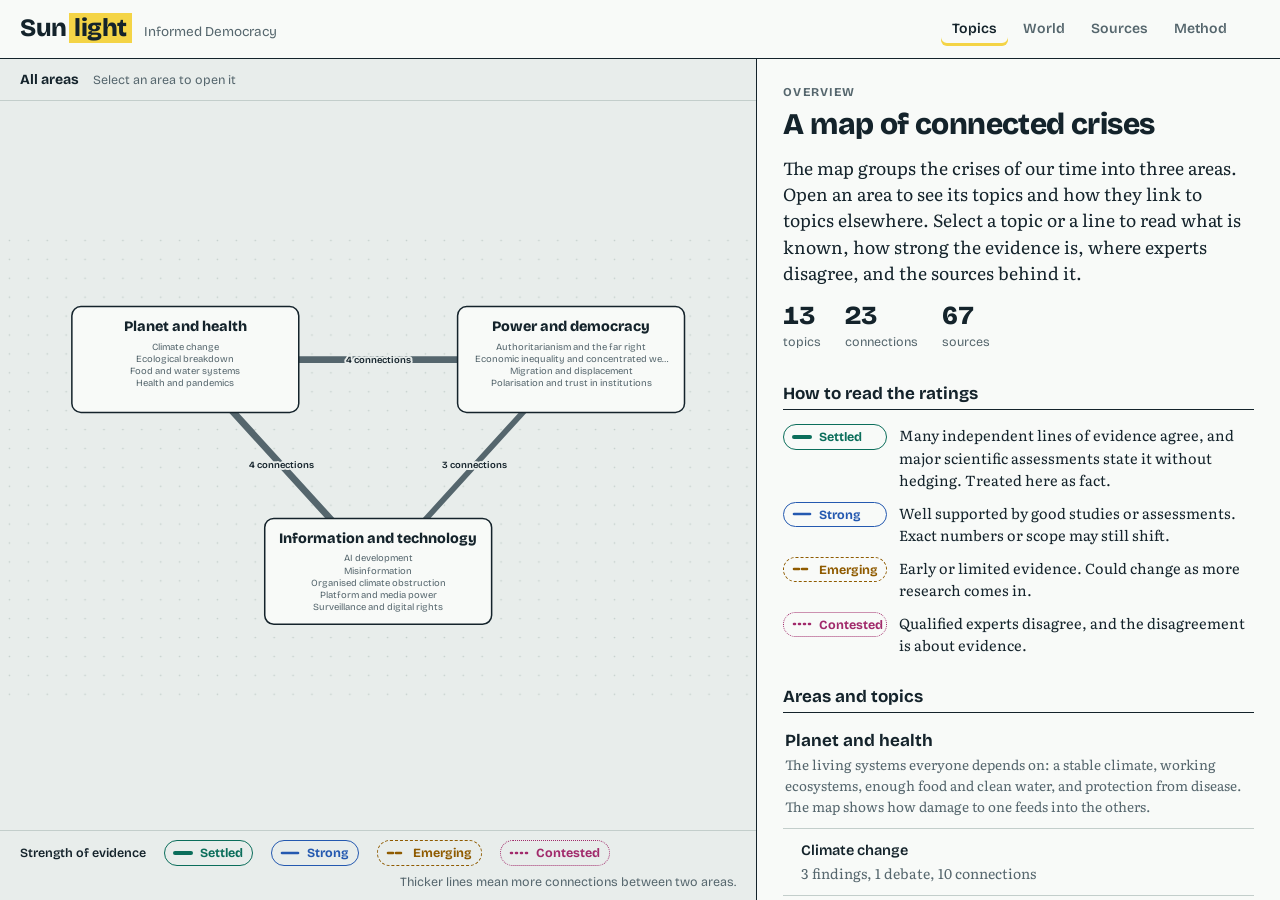
<file: site/index.html>
<!DOCTYPE html>
<html lang="en">
<head>
<meta charset="utf-8">
<meta name="viewport" content="width=device-width, initial-scale=1">
<title>Sunlight: Informed Democracy</title>
<meta name="description" content="A map of the major crises of our time and how they connect, with evidence-rated findings, open debates and full references.">
<link rel="preconnect" href="https://fonts.googleapis.com">
<link rel="preconnect" href="https://fonts.gstatic.com" crossorigin>
<link href="https://fonts.googleapis.com/css2?family=Bricolage+Grotesque:opsz,wght@12..96,400..800&family=Literata:ital,opsz,wght@0,7..72,400..700;1,7..72,400..700&display=swap" rel="stylesheet">
<link rel="stylesheet" href="styles.css?v=dev">
</head>
<body class="ro">
<header class="top">
  <div class="brand">
    <h1>Sun<span>light</span></h1>
    <p>Informed Democracy</p>
  </div>
  <nav class="tabs" aria-label="Views">
    <a href="#map" data-tab="map">Topics</a>
    <a href="#world" data-tab="world">World</a>
    <a href="#sources" data-tab="sources">Sources</a>
    <a href="#about" data-tab="about">Method</a>
  </nav>
  <div class="acts">
    <span class="status" id="status" role="status"></span>
    <button class="btn edit" id="add-topic" type="button">Add topic</button>
    <button class="btn edit" id="add-link" type="button">Add connection</button>
  </div>
</header>
<div class="notice" id="notice" hidden></div>

<main>
  <section class="view" id="view-map">
    <div class="mapcol">
      <nav class="crumbs" id="crumbs" aria-label="Map level"></nav>
      <div class="mapbox">
        <svg id="map" viewBox="0 0 1000 620" preserveAspectRatio="xMidYMid meet" role="group" aria-label="Map of topics and the connections between them">
          <defs>
            <pattern id="dots" width="25" height="25" patternUnits="userSpaceOnUse"><circle class="grid-dot" cx="12.5" cy="12.5" r="1.1"/></pattern>
          </defs>
          <rect width="1000" height="620" fill="url(#dots)"/>
          <g id="map-body"></g>
        </svg>
      </div>
      <div class="legend" id="legend"></div>
    </div>
    <aside id="panel" aria-live="polite"></aside>
  </section>
  <section class="view" id="view-world" hidden>
    <div class="mapcol">
      <div class="crumbs world-bar">
        <label class="sr-only" for="w-find">Find a country</label>
        <input type="search" id="w-find" list="w-list" placeholder="Find a country" autocomplete="off">
        <datalist id="w-list"></datalist>
        <span class="zoom"><button type="button" class="btn quiet" id="w-in" aria-label="Zoom in">+</button><button type="button" class="btn quiet" id="w-out" aria-label="Zoom out">−</button><button type="button" class="btn quiet" id="w-reset">Whole world</button></span>
      </div>
      <div class="mapbox world-box">
        <svg id="world" viewBox="0 0 1000 520" preserveAspectRatio="xMidYMid meet" role="group" aria-label="World map. Select a country, or use the search box, to read about it."><g id="world-body"></g></svg>
      </div>
      <div class="legend" id="wlegend"></div>
    </div>
    <aside id="wpanel" aria-live="polite"></aside>
  </section>
  <section class="view" id="view-sources" hidden><div class="page"><div class="col" id="sources-body"></div></div></section>
  <section class="view" id="view-about" hidden><div class="page"><div class="col" id="about-body"></div></div></section>
</main>

<dialog id="dlg" aria-labelledby="dlg-title"><form id="dlg-form" novalidate></form></dialog>

<script src="vendor/d3-array.min.js"></script>
<script src="vendor/d3-geo.min.js"></script>
<script src="vendor/topojson-client.min.js"></script>
<script src="app.js?v=dev"></script>
</body>
</html>
</file>
<file: site/styles.css>
/* Layout idea: a survey map on the left, a reading panel on the right.
   Evidence strength is drawn the way a map legend draws certainty: solid, dashed, dotted lines.
   The one loud element is the highlighter-yellow mark on whatever is selected. */
:root{
  --paper:#E8EDEB; --surface:#F8FAF8; --ink:#14232B; --muted:#55666D; --line:#C3CECB;
  --mark:#F4D446; --mark-ink:#14232B; --accent:#1D4E89;
  --ev-settled:#0B6E5B; --ev-strong:#2459B0; --ev-emerging:#8F5B00; --ev-contested:#A12A6B;
  --danger:#B3261E;
  --display:"Bricolage Grotesque","Segoe UI",system-ui,sans-serif;
  --body:"Literata",Georgia,"Times New Roman",serif;
  color-scheme:light;
}
@media (prefers-color-scheme:dark){
  :root:not([data-theme="light"]){
    --paper:#0F171B; --surface:#162127; --ink:#E3EAE8; --muted:#94A4A9; --line:#2D3C43;
    --mark:#E9C83C; --mark-ink:#12191D; --accent:#8DB8F0;
    --ev-settled:#4CC3A9; --ev-strong:#86AEF4; --ev-emerging:#E0A93F; --ev-contested:#EE86BB;
    --danger:#F2867E; color-scheme:dark;
  }
}
:root[data-theme="dark"]{
  --paper:#0F171B; --surface:#162127; --ink:#E3EAE8; --muted:#94A4A9; --line:#2D3C43;
  --mark:#E9C83C; --mark-ink:#12191D; --accent:#8DB8F0;
  --ev-settled:#4CC3A9; --ev-strong:#86AEF4; --ev-emerging:#E0A93F; --ev-contested:#EE86BB;
  --danger:#F2867E; color-scheme:dark;
}
*{box-sizing:border-box}
html,body{height:100%;margin:0}
body{background:var(--paper);color:var(--ink);font-family:var(--body);font-size:16px;line-height:1.55;display:flex;flex-direction:column}
h1,h2,h3,h4{font-family:var(--display);margin:0;text-wrap:balance;line-height:1.15}
p{margin:0}
a{color:var(--accent)}
button,input,select,textarea{font:inherit;color:inherit}
:focus-visible{outline:3px solid var(--mark);outline-offset:2px}
.ui{font-family:var(--display)}

/* header */
.top{display:flex;flex-wrap:wrap;align-items:center;gap:10px 22px;padding:12px 20px;border-bottom:1.5px solid var(--ink);background:var(--surface)}
.brand{display:flex;align-items:baseline;gap:12px;flex-wrap:wrap}
.brand h1{font-size:25px;font-weight:800;letter-spacing:-.02em}
.brand h1 span{background:var(--mark);color:var(--mark-ink);padding:0 .22em;margin-left:.08em}
.brand p{font-family:var(--display);font-size:13.5px;color:var(--muted)}
.tabs{display:flex;gap:4px;margin-left:auto}
.tabs a{font-family:var(--display);font-size:14px;font-weight:600;text-decoration:none;color:var(--muted);padding:6px 11px;border-radius:6px}
.tabs a[aria-current="page"]{color:var(--ink);box-shadow:inset 0 -3px 0 var(--mark)}
.tabs a:hover{color:var(--ink)}
.acts{display:flex;gap:8px;align-items:center;flex-wrap:wrap}
.btn{font-family:var(--display);font-size:14px;font-weight:600;border:1.5px solid var(--ink);background:var(--surface);color:var(--ink);padding:6px 12px;border-radius:7px;cursor:pointer}
.btn:hover{background:var(--mark);color:var(--mark-ink);border-color:var(--mark-ink)}
.btn.primary{background:var(--ink);color:var(--surface)}
.btn.primary:hover{background:var(--mark);color:var(--mark-ink)}
.btn.quiet{border-color:var(--line);font-weight:500;font-size:13px;padding:3px 9px;color:var(--muted)}
.btn.quiet:hover{color:var(--mark-ink)}
.btn.danger{border-color:var(--danger);color:var(--danger)}
.btn.danger:hover{background:var(--danger);color:var(--surface);border-color:var(--danger)}
.status{font-family:var(--display);font-size:12.5px;color:var(--muted);min-width:0}
.status.bad{color:var(--danger)}
.notice{font-family:var(--display);font-size:13.5px;padding:7px 20px;background:var(--mark);color:var(--mark-ink);border-bottom:1.5px solid var(--ink)}
body.ro .edit{display:none !important}

/* map view */
main{flex:1;min-height:0}
.view{height:100%}
.view[hidden]{display:none !important}
#view-map,#view-world{display:grid;grid-template-columns:minmax(0,1.3fr) minmax(350px,.9fr)}
.mapcol{display:flex;flex-direction:column;min-height:0;min-width:0}
.mapbox{flex:1;min-height:0;overflow:auto}
#map{display:block;width:100%;height:100%;min-width:660px;min-height:410px;touch-action:pan-x pan-y;user-select:none}
.legend{display:flex;flex-wrap:wrap;gap:6px 18px;align-items:center;padding:9px 20px;border-top:1px solid var(--line);font-family:var(--display);font-size:12.5px;color:var(--muted)}
.legend b{color:var(--ink);font-weight:600}
.legend span{display:inline-flex;align-items:center;gap:7px}
.legend .hint{margin-left:auto}
#panel,#wpanel{overflow:auto;border-left:1.5px solid var(--ink);background:var(--surface);padding:24px 26px 40px;min-width:0}

/* svg */
.grid-dot{fill:var(--line)}
.edge{fill:none;stroke-width:2.6;stroke-linecap:round}
.edge.settled{stroke:var(--ev-settled);stroke-width:4}
.edge.strong{stroke:var(--ev-strong)}
.edge.emerging{stroke:var(--ev-emerging);stroke-dasharray:9 7}
.edge.contested{stroke:var(--ev-contested);stroke-dasharray:1 7}
.edge-hit{stroke:transparent;stroke-width:22;cursor:pointer;fill:none}
.edge-g:focus-visible{outline:none}
.edge-g:focus-visible .edge,.edge-g.sel .edge{stroke-width:6}
.edge-label{font-family:var(--display);font-size:12.5px;font-weight:600;fill:var(--ink);text-anchor:middle;paint-order:stroke;stroke:var(--paper);stroke-width:5px;stroke-linejoin:round;pointer-events:none}
.edge-g.sel .edge-label{stroke:var(--mark);fill:var(--mark-ink)}
.node{cursor:pointer}
.node rect{fill:var(--surface);stroke:var(--ink);stroke-width:1.6}
.node:hover rect{stroke-width:2.6}
.node.sel rect{fill:var(--mark);stroke:var(--mark-ink);stroke-width:2.6}
.node:focus-visible{outline:none}
.node:focus-visible rect{stroke:var(--accent);stroke-width:4}
.node-title{font-family:var(--display);font-size:15.5px;font-weight:700;fill:var(--ink);text-anchor:middle;pointer-events:none}
.node-meta{font-family:var(--display);font-size:11px;fill:var(--muted);text-anchor:middle;pointer-events:none}
.node.sel .node-title,.node.sel .node-meta{fill:var(--mark-ink)}
.node-title.sm{font-size:13px}
.node-meta.why{fill:var(--accent);font-weight:700}
.dim{opacity:.28}
.node,.edge-g{transition:opacity .18s}
@media (prefers-reduced-motion:reduce){.node,.edge-g{transition:none}}
.empty-map{font-family:var(--display);font-size:17px;fill:var(--muted);text-anchor:middle}

/* reading panel */
.kicker{font-family:var(--display);font-size:12px;font-weight:700;letter-spacing:.09em;text-transform:uppercase;color:var(--muted)}
.ptitle{font-size:30px;font-weight:800;letter-spacing:-.02em;margin:6px 0 12px}
.lede{font-size:17.5px;line-height:1.5;max-width:60ch}
.meta{font-family:var(--display);font-size:12.5px;color:var(--muted);margin-top:10px;display:flex;gap:12px;flex-wrap:wrap;align-items:center}
.sec{margin-top:30px}
.sec-h{display:flex;align-items:center;justify-content:space-between;gap:10px;border-bottom:1.5px solid var(--ink);padding-bottom:6px;margin-bottom:4px}
.sec-h h3{font-size:17px;font-weight:700}
.item{padding:16px 0 15px;border-bottom:1px solid var(--line)}
.item-top{display:flex;gap:10px;align-items:center;justify-content:space-between;margin-bottom:7px}
.claim{font-size:17px;line-height:1.45;max-width:62ch}
.why{font-size:14.5px;color:var(--muted);margin-top:7px;max-width:64ch}
.why b{font-family:var(--display);font-weight:600;color:var(--ink);font-size:12.5px;letter-spacing:.02em}
.ev{display:inline-flex;align-items:center;gap:7px;font-family:var(--display);font-size:12.5px;font-weight:700;padding:2px 9px 2px 8px;border-radius:999px;border:1.6px solid currentColor;white-space:nowrap}
.ev svg{flex:none}
.ev.settled{color:var(--ev-settled)} .ev.strong{color:var(--ev-strong)}
.ev.emerging{color:var(--ev-emerging);border-style:dashed} .ev.contested{color:var(--ev-contested);border-style:dotted}
.flag{font-family:var(--display);font-size:12px;font-weight:700;color:var(--danger);border:1.5px dashed var(--danger);border-radius:5px;padding:1px 7px}
.refs{list-style:none;margin:10px 0 0;padding:0;display:grid;gap:5px;font-size:13.5px;line-height:1.4;color:var(--muted);max-width:66ch}
.refs li{padding-left:14px;text-indent:-14px;overflow-wrap:anywhere}
.refs i{font-style:italic}
/* footnotes: number after the claim links to the source; the note quotes the passage it rests on */
sup.fn{font-family:var(--display);font-size:.62em;font-weight:700;line-height:0;margin-left:2px;vertical-align:super}
sup.fn+sup.fn::before{content:",";color:var(--muted)}
sup.fn a{color:var(--accent);text-decoration:none;padding:0 1px}
sup.fn a:hover,sup.fn a:focus-visible{text-decoration:underline}
.refs.fns{list-style:decimal;padding-left:22px;gap:9px}
.refs.fns li{padding-left:2px;text-indent:0}
.refs.fns li::marker{font-family:var(--display);font-weight:700;color:var(--accent);font-size:12px}
.vq{display:block;color:var(--ink);font-style:italic;quotes:"\201C" "\201D"}
q.vq::before{content:open-quote}q.vq::after{content:close-quote}
.vq.data{font-style:normal}.vq.data b{font-family:var(--display);font-size:11.5px;font-weight:700;color:var(--muted)}
.where a{color:inherit}
.where{display:block;font-family:var(--display);font-size:11.5px;font-weight:600;margin-top:1px}
.src-line{display:block;margin-top:2px}
.lede+.refs.fns{margin-bottom:6px}
.agreed p{margin:0}
.tag{font-family:var(--display);font-size:11px;font-weight:600;border:1px solid var(--line);border-radius:4px;padding:0 5px;white-space:nowrap;color:var(--muted);text-indent:0;display:inline-block}
.tag.free{color:var(--ev-settled);border-color:currentColor}
.debate-q{font-size:19px;font-weight:700;font-family:var(--display);max-width:40ch}
.agreed{font-size:15px;margin-top:8px;padding:9px 12px;border-left:4px solid var(--ev-settled);background:var(--paper);max-width:64ch}
.agreed b{font-family:var(--display);font-size:12.5px;font-weight:700;display:block;color:var(--ev-settled)}
.positions{display:grid;gap:12px;margin-top:12px}
.pos{border:1px dotted var(--ev-contested);border-left:4px dotted var(--ev-contested);padding:10px 12px;border-radius:0 6px 6px 0}
.pos h4{font-size:14.5px;font-weight:700;display:flex;justify-content:space-between;gap:8px;align-items:flex-start}
.pos p{font-size:15px;margin-top:5px;max-width:62ch}
.conn{display:flex;gap:10px;align-items:center;justify-content:space-between;width:100%;text-align:left;background:none;border:0;border-bottom:1px solid var(--line);padding:11px 2px;cursor:pointer}
.conn:hover{background:var(--paper)}
.conn span{display:block}
.conn .to{font-family:var(--display);font-weight:700;font-size:15.5px}
.conn .lbl{font-size:14px;color:var(--muted)}
.none{color:var(--muted);font-size:15px;padding:12px 0}
.scale{display:grid;gap:10px;margin-top:10px}
.scale div{display:grid;grid-template-columns:104px 1fr;gap:12px;align-items:start;font-size:14.5px}
.stats{display:flex;gap:24px;flex-wrap:wrap;margin-top:18px;font-family:var(--display)}
.stats b{display:block;font-size:26px;font-weight:800;line-height:1;font-variant-numeric:tabular-nums}
.stats span{font-size:12.5px;color:var(--muted)}
.back{background:none;border:0;padding:0;font-family:var(--display);font-size:13px;font-weight:600;color:var(--accent);cursor:pointer;margin-bottom:10px}
.pair{font-family:var(--display);font-size:13.5px;color:var(--muted);display:flex;gap:6px;flex-wrap:wrap;align-items:center}
.pair button{background:none;border:0;border-bottom:2px solid var(--mark);padding:0;font:inherit;font-weight:700;color:var(--ink);cursor:pointer}

/* pages */
.page{height:100%;overflow:auto;padding:30px 20px 60px}
.col{max-width:820px;margin:0 auto}
.page h2{font-size:30px;font-weight:800;letter-spacing:-.02em}
.page .intro{font-size:17px;max-width:62ch;margin-top:10px}
.bar{display:flex;justify-content:space-between;align-items:flex-end;gap:14px;flex-wrap:wrap}
.src{padding:15px 0;border-bottom:1px solid var(--line);display:grid;grid-template-columns:1fr auto;gap:6px 14px;align-items:start}
.src .cite{font-size:15.5px;max-width:66ch;overflow-wrap:anywhere}
.src .sm{font-family:var(--display);font-size:12.5px;color:var(--muted);display:flex;gap:8px;flex-wrap:wrap;align-items:center;margin-top:6px}
.principles{margin:14px 0 0;padding:0;list-style:none;counter-reset:p;display:grid;gap:14px}
.principles li{counter-increment:p;display:grid;grid-template-columns:34px 1fr;font-size:16.5px;max-width:66ch}
.principles li::before{content:counter(p);font-family:var(--display);font-weight:800;font-size:22px;line-height:1.1}
.principles b{font-family:var(--display)}
.backup{display:flex;gap:10px;flex-wrap:wrap;margin-top:14px;align-items:center}
.msg{font-family:var(--display);font-size:13.5px;color:var(--muted);margin-top:10px}

/* dialog */
dialog{border:1.5px solid var(--ink);border-radius:10px;background:var(--surface);color:var(--ink);padding:0;width:min(620px,calc(100vw - 24px));max-height:calc(100vh - 32px)}
dialog::backdrop{background:rgba(10,18,22,.55)}
dialog form{display:flex;flex-direction:column;max-height:calc(100vh - 36px)}
.dh{padding:16px 20px 12px;border-bottom:1px solid var(--line)}
.dh h2{font-size:20px;font-weight:800}
.db{padding:16px 20px;overflow:auto;display:grid;gap:14px}
.df{padding:12px 20px;border-top:1px solid var(--line);display:flex;gap:8px;justify-content:flex-end;align-items:center;flex-wrap:wrap}
.df .sp{margin-right:auto}
.fld{display:grid;gap:4px}
.fld label,.fld .lab{font-family:var(--display);font-size:13.5px;font-weight:700}
.fld small{font-family:var(--display);font-size:12.5px;color:var(--muted)}
.fld input[type=text],.fld input[type=url],.fld textarea,.fld select{width:100%;border:1.5px solid var(--line);border-radius:6px;background:var(--paper);padding:7px 9px;font-family:var(--body);font-size:15.5px}
.fld textarea{min-height:84px;resize:vertical}
.fld input:focus,.fld textarea:focus,.fld select:focus{border-color:var(--ink)}
.chk{display:flex;gap:8px;align-items:flex-start;font-size:14.5px}
.chk input{margin-top:5px}
.pick{border:1.5px solid var(--line);border-radius:6px;max-height:170px;overflow:auto;padding:6px 9px;display:grid;gap:3px;background:var(--paper)}
.pick .chk{font-size:14px}
.qa{border:1px dashed var(--line);border-radius:6px;padding:8px 10px}
.qa summary{font-family:var(--display);font-size:13.5px;font-weight:600;cursor:pointer;color:var(--accent)}
.qa .g{display:grid;gap:8px;margin-top:10px}
.err{font-family:var(--display);font-size:13.5px;color:var(--danger)}

@media (max-width:880px){
  html,body{height:auto}
  body{display:block}
  .tabs{margin-left:0}
  #view-map,#view-world{display:block}
  .view{height:auto}
  .mapbox{height:430px}
  #panel,#wpanel{border-left:0;border-top:1.5px solid var(--ink);padding:22px 18px 40px}
  .page{height:auto;overflow:visible;padding:24px 16px 50px}
  .legend{padding:9px 16px}
  .legend .hint{margin-left:0}
  .top{padding:12px 16px}
  .scale div{grid-template-columns:1fr}
}
a.btn{display:inline-block;text-decoration:none}

/* areas: crumbs, area boxes, topics from other areas */
.crumbs{display:flex;align-items:baseline;gap:8px;flex-wrap:wrap;padding:10px 20px;border-bottom:1px solid var(--line);font-family:var(--display);font-size:14px;color:var(--muted)}
.crumbs a{font-weight:600}
.crumbs b{color:var(--ink);font-weight:700}
.crumb-hint{font-size:12.5px;margin-left:6px}
.node.core rect{stroke-width:2}
.node.core:hover rect{stroke-width:3}
.core-title{font-family:var(--display);font-size:19px;font-weight:800;fill:var(--ink);text-anchor:middle;pointer-events:none}
.node-sub{font-family:var(--display);font-size:12.5px;fill:var(--muted);text-anchor:middle;pointer-events:none}
.node.sel .core-title,.node.sel .node-sub{fill:var(--mark-ink)}
.node.ghost rect{fill:var(--paper);stroke-width:1.3;stroke-dasharray:5 3}
.node.ghost:hover rect{stroke-width:2.2}
.node.ghost .node-title{font-size:13px;font-weight:600}
.ext-head{font-family:var(--display);font-size:11px;font-weight:700;letter-spacing:.08em;fill:var(--muted);text-anchor:middle}
.edge.agg{stroke:var(--muted)}
.edge-g.sel .edge.agg,.edge-g:focus-visible .edge.agg,.edge-g:hover .edge.agg{stroke:var(--accent)}
.subhead{font-family:var(--display);font-size:12.5px;font-weight:700;color:var(--muted);margin-top:14px}
.conn.area .to{font-size:17px}
.conn.area .lbl{font-size:13.5px}
.conn.sub{padding-left:18px}
.conn.sub .to{font-size:14.5px;font-weight:600}
@media (max-width:880px){.crumbs{padding:9px 16px}}
.node-meta.why{font-size:10.5px}

/* world map */
.sr-only{position:absolute;width:1px;height:1px;padding:0;margin:-1px;overflow:hidden;clip:rect(0,0,0,0);white-space:nowrap;border:0}
.world-bar{align-items:center}
.world-bar input{border:1.5px solid var(--line);border-radius:6px;background:var(--surface);padding:5px 9px;font-family:var(--display);font-size:14px;width:min(260px,100%)}
.world-bar input:focus{border-color:var(--ink)}
.world-bar .zoom{margin-left:auto;display:flex;gap:4px}
.world-bar .zoom .btn{min-width:32px}
.world-box{overflow:hidden}
#world{display:block;width:100%;height:100%;min-height:300px;touch-action:none;user-select:none;cursor:grab}
#world.panning{cursor:grabbing}
.country{fill:var(--surface);stroke:var(--muted);stroke-width:.6;vector-effect:non-scaling-stroke;stroke-linejoin:round;cursor:pointer}
.country:hover{fill:var(--line)}
.country.has{fill:var(--accent);fill-opacity:.32}
.country.has:hover{fill-opacity:.5}
.country.sel,.country.sel:hover{fill:var(--mark);fill-opacity:1;stroke:var(--ink);stroke-width:1.6}
.swatch{display:inline-block;width:14px;height:10px;border:1px solid var(--muted);background:var(--surface);border-radius:2px}
.swatch.has{background:var(--accent);opacity:.5}
</file>
